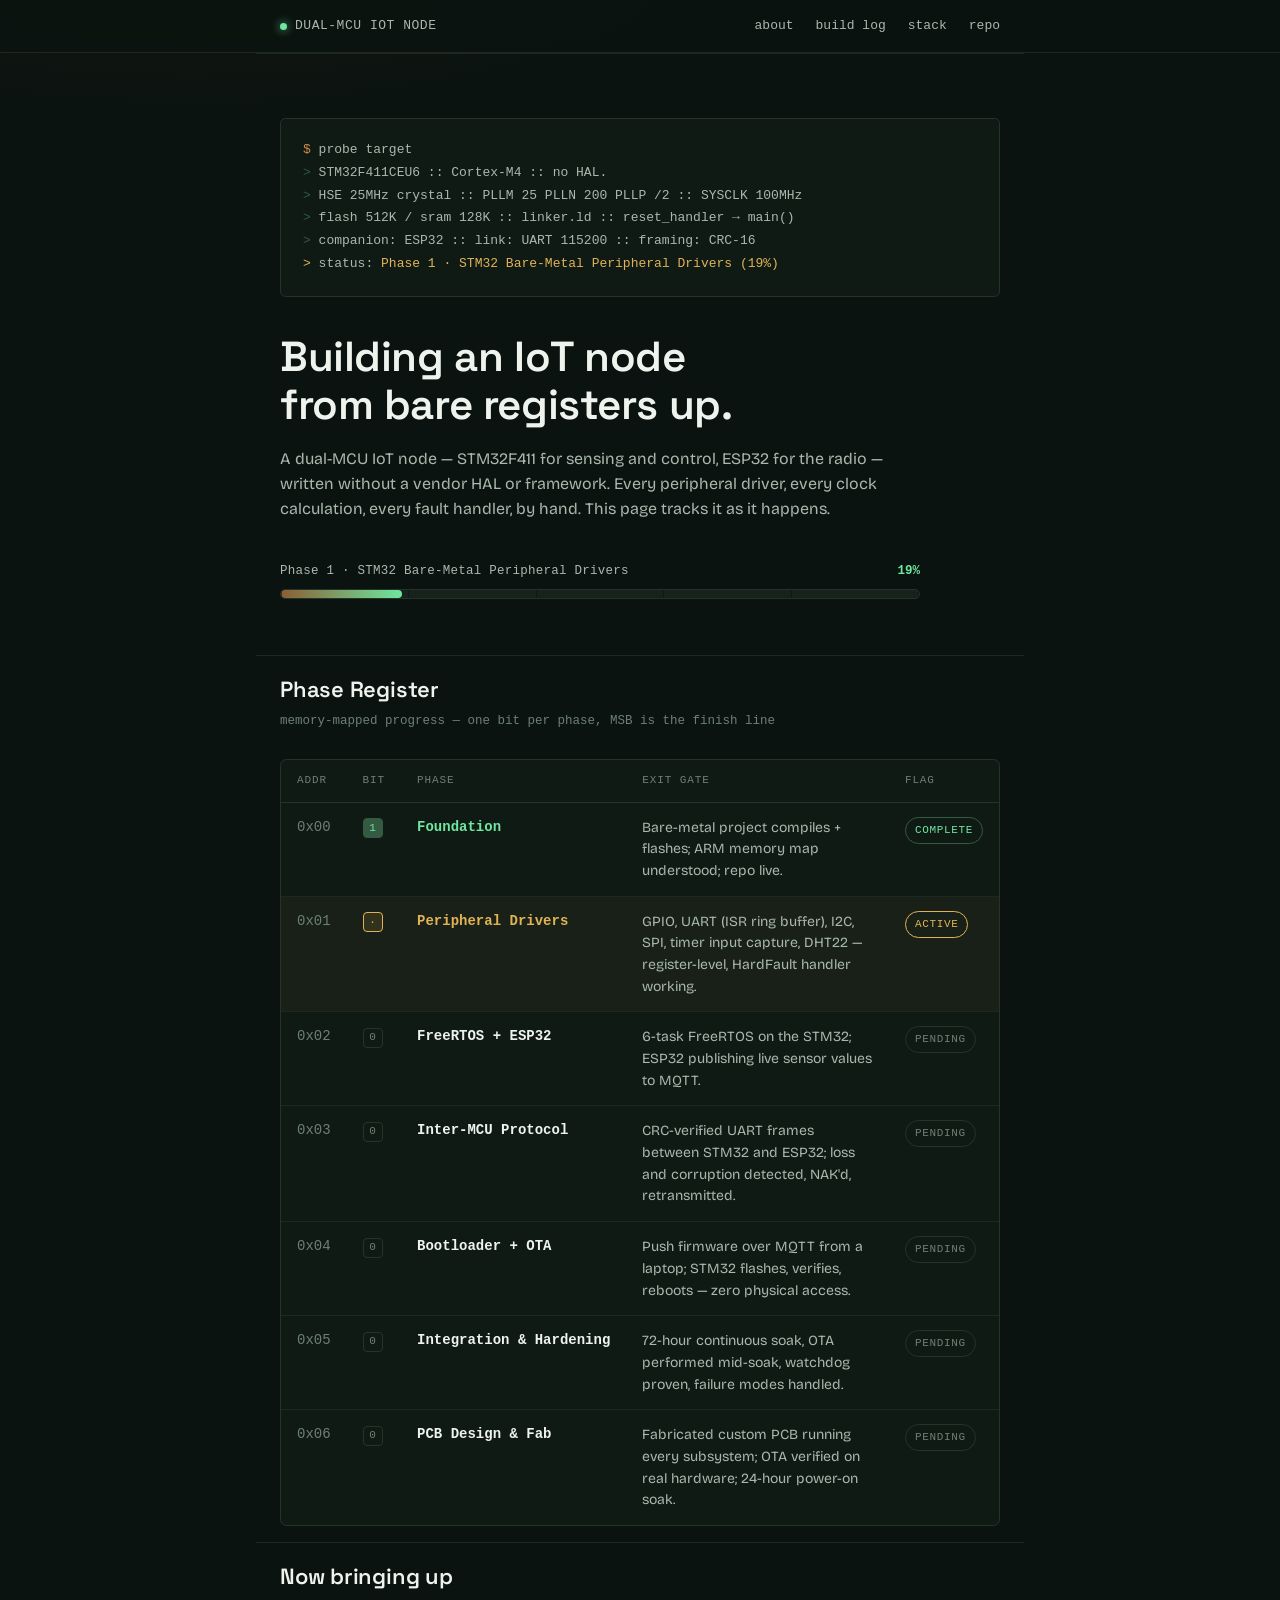
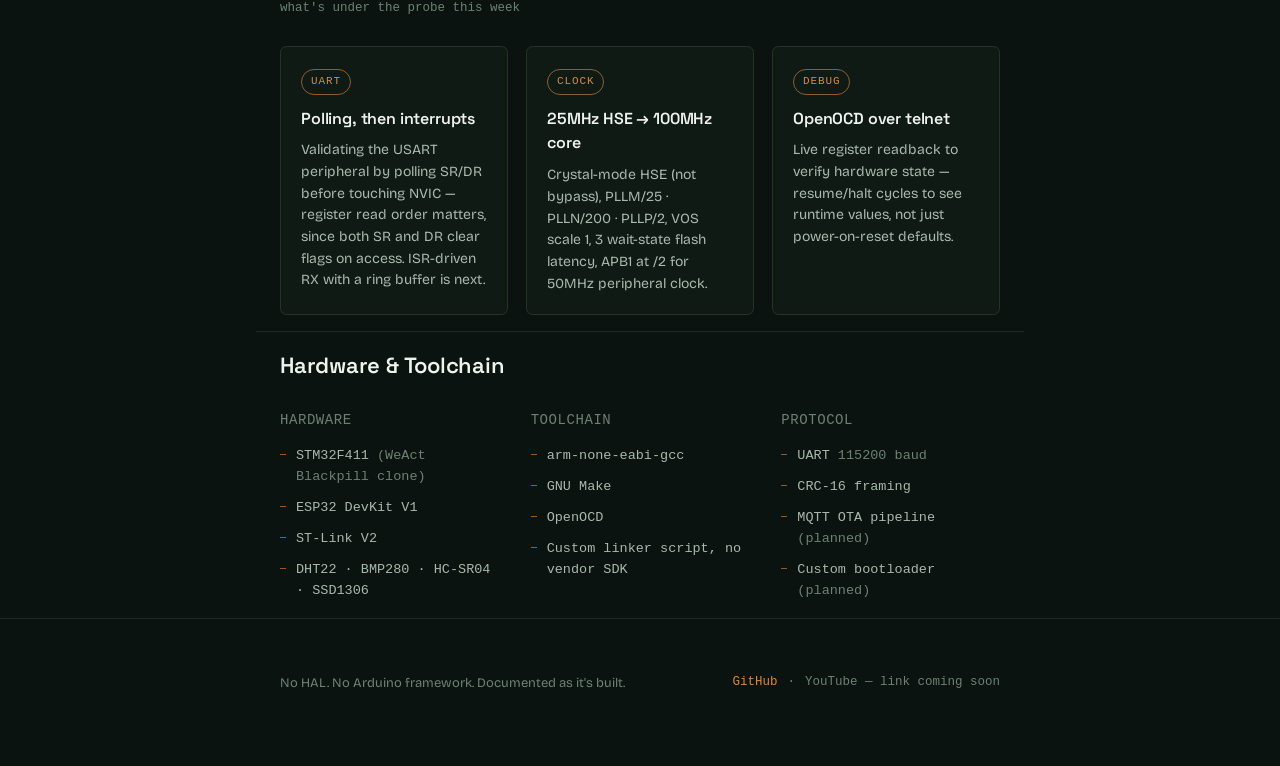
<file: docs/index.html>
<!doctype html>
<html lang="en">

<head>
    <meta charset="UTF-8" />
    <meta name="viewport" content="width=device-width, initial-scale=1.0" />
    <title>Dual-MCU IoT Node — Build Log</title>
    <meta name="description"
        content="Bare-metal STM32 + ESP32 dual-MCU IoT node. Register-level drivers, no HAL. Live build progress." />
    <link rel="icon" href="data:," />
    <link rel="preconnect" href="https://fonts.googleapis.com" />
    <link rel="preconnect" href="https://fonts.gstatic.com" crossorigin />
    <link
        href="https://fonts.googleapis.com/css2?family=Space+Grotesk:wght@400;500;600;700&family=JetBrains+Mono:wght@400;500;600&family=Bricolage+Grotesque:wght@400;500;600;700&display=swap"
        rel="stylesheet" />

    <link rel="stylesheet" href="style.css" />
</head>

<body>
    <!-- ============================================================
       PROGRESS BAR — edit this block to update overall progress.
       - data-percent : integer 0-100, the fill amount
       - data-label    : short text shown above the bar
       No build step needed — just change these two attributes.
  ============================================================= -->
    <div id="progress-data" data-percent="19" data-label="Phase 1 · STM32 Bare-Metal Peripheral Drivers" hidden></div>

    <header class="site-header">
        <div class="wrap header-row">
            <span class="brand">
                <span class="brand-dot" aria-hidden="true"></span>
                DUAL&#8209;MCU&nbsp;IOT&nbsp;NODE
            </span>
            <nav class="header-links">
                <a href="about.html" rel="noopener">about</a>
                <a href="#log">build&nbsp;log</a>
                <a href="#stack">stack</a>
                <a href="https://github.com/brainrot-fr" target="_blank" rel="noopener">repo</a>
            </nav>
        </div>
    </header>

    <main>
        <!-- ============================== HERO ============================== -->
        <section class="hero wrap">
            <pre class="console" aria-label="boot console output"><code><span class="console-prompt">$</span> probe target
<span class="console-ok">&gt;</span> STM32F411CEU6 :: Cortex-M4 :: no HAL.
<span class="console-ok">&gt;</span> HSE 25MHz crystal :: PLLM 25 PLLN 200 PLLP /2 :: SYSCLK 100MHz
<span class="console-ok">&gt;</span> flash 512K / sram 128K :: linker.ld :: reset_handler → main()
<span class="console-ok">&gt;</span> companion: ESP32 :: link: UART 115200 :: framing: CRC&#8209;16
<span class="console-wait">&gt;</span> status: <span id="hero-phase">loading…</span></code></pre>

            <h1>Building an IoT node from bare registers up.</h1>
            <p class="lede">
                A dual-MCU IoT node — STM32F411 for sensing and control, ESP32 for the
                radio — written without a vendor HAL or framework. Every peripheral
                driver, every clock calculation, every fault handler, by hand. This
                page tracks it as it happens.
            </p>

            <div class="progress-block">
                <div class="progress-meta">
                    <span id="progress-label" class="progress-phase-label"></span>
                    <span id="progress-percent" class="progress-percent-label"></span>
                </div>
                <div class="progress-track" role="progressbar" aria-label="Overall project progress" aria-valuemin="0"
                    aria-valuemax="100" id="progress-track">
                    <div class="progress-fill" id="progress-fill"></div>
                    <div class="progress-ticks" aria-hidden="true">
                        <span></span><span></span><span></span><span></span><span></span><span></span>
                    </div>
                </div>
            </div>
        </section>

        <!-- ============================== REGISTER MAP / PHASES ============================== -->
        <!--
      Each row below is one project phase.
      To update: change the value inside data-status on the <tr>.
        data-status="complete" | "active" | "pending"
      The bit indicator and row styling update automatically — no CSS edits needed.
    -->
        <section class="phases wrap" id="log">
            <div class="section-heading">
                <h2>Phase Register</h2>
                <p class="section-sub">
                    memory-mapped progress — one bit per phase, MSB is the finish line
                </p>
            </div>

            <div class="register-table-wrap">
                <table class="register-table">
                    <thead>
                        <tr>
                            <th class="col-addr">addr</th>
                            <th class="col-bit">bit</th>
                            <th class="col-name">phase</th>
                            <th class="col-desc">exit gate</th>
                            <th class="col-flag">flag</th>
                        </tr>
                    </thead>
                    <tbody>
                        <tr data-status="complete">
                            <td class="col-addr">0x00</td>
                            <td class="col-bit"><span class="bit">1</span></td>
                            <td class="col-name">Foundation</td>
                            <td class="col-desc">
                                Bare-metal project compiles + flashes; ARM memory map
                                understood; repo live.
                            </td>
                            <td class="col-flag">
                                <span class="flag-pill">COMPLETE</span>
                            </td>
                        </tr>

                        <tr data-status="active">
                            <td class="col-addr">0x01</td>
                            <td class="col-bit"><span class="bit">·</span></td>
                            <td class="col-name">Peripheral Drivers</td>
                            <td class="col-desc">
                                GPIO, UART (ISR ring buffer), I2C, SPI, timer input capture,
                                DHT22 — register-level, HardFault handler working.
                            </td>
                            <td class="col-flag"><span class="flag-pill">ACTIVE</span></td>
                        </tr>

                        <tr data-status="pending">
                            <td class="col-addr">0x02</td>
                            <td class="col-bit"><span class="bit">0</span></td>
                            <td class="col-name">FreeRTOS + ESP32</td>
                            <td class="col-desc">
                                6-task FreeRTOS on the STM32; ESP32 publishing live sensor
                                values to MQTT.
                            </td>
                            <td class="col-flag"><span class="flag-pill">PENDING</span></td>
                        </tr>

                        <tr data-status="pending">
                            <td class="col-addr">0x03</td>
                            <td class="col-bit"><span class="bit">0</span></td>
                            <td class="col-name">Inter-MCU Protocol</td>
                            <td class="col-desc">
                                CRC-verified UART frames between STM32 and ESP32; loss and
                                corruption detected, NAK'd, retransmitted.
                            </td>
                            <td class="col-flag"><span class="flag-pill">PENDING</span></td>
                        </tr>

                        <tr data-status="pending">
                            <td class="col-addr">0x04</td>
                            <td class="col-bit"><span class="bit">0</span></td>
                            <td class="col-name">Bootloader + OTA</td>
                            <td class="col-desc">
                                Push firmware over MQTT from a laptop; STM32 flashes,
                                verifies, reboots — zero physical access.
                            </td>
                            <td class="col-flag"><span class="flag-pill">PENDING</span></td>
                        </tr>

                        <tr data-status="pending">
                            <td class="col-addr">0x05</td>
                            <td class="col-bit"><span class="bit">0</span></td>
                            <td class="col-name">Integration &amp; Hardening</td>
                            <td class="col-desc">
                                72-hour continuous soak, OTA performed mid-soak, watchdog
                                proven, failure modes handled.
                            </td>
                            <td class="col-flag"><span class="flag-pill">PENDING</span></td>
                        </tr>

                        <tr data-status="pending">
                            <td class="col-addr">0x06</td>
                            <td class="col-bit"><span class="bit">0</span></td>
                            <td class="col-name">PCB Design &amp; Fab</td>
                            <td class="col-desc">
                                Fabricated custom PCB running every subsystem; OTA verified on
                                real hardware; 24-hour power-on soak.
                            </td>
                            <td class="col-flag"><span class="flag-pill">PENDING</span></td>
                        </tr>
                    </tbody>
                </table>
            </div>
        </section>

        <!-- ============================== NOW BUILDING ============================== -->
        <section class="now wrap">
            <div class="section-heading">
                <h2>Now bringing up</h2>
                <p class="section-sub">what's under the probe this week</p>
            </div>
            <div class="now-grid">
                <div class="now-card">
                    <span class="now-tag">UART</span>
                    <h3>Polling, then interrupts</h3>
                    <p>
                        Validating the USART peripheral by polling SR/DR before touching
                        NVIC — register read order matters, since both SR and DR clear
                        flags on access. ISR-driven RX with a ring buffer is next.
                    </p>
                </div>
                <div class="now-card">
                    <span class="now-tag">CLOCK</span>
                    <h3>25MHz HSE → 100MHz core</h3>
                    <p>
                        Crystal-mode HSE (not bypass), PLLM/25 · PLLN/200 · PLLP/2, VOS
                        scale 1, 3 wait-state flash latency, APB1 at /2 for 50MHz
                        peripheral clock.
                    </p>
                </div>
                <div class="now-card">
                    <span class="now-tag">DEBUG</span>
                    <h3>OpenOCD over telnet</h3>
                    <p>
                        Live register readback to verify hardware state — resume/halt
                        cycles to see runtime values, not just power-on-reset defaults.
                    </p>
                </div>
            </div>
        </section>

        <!-- ============================== STACK ============================== -->
        <section class="stack wrap" id="stack">
            <div class="section-heading">
                <h2>Hardware &amp; Toolchain</h2>
            </div>
            <div class="stack-grid">
                <div class="stack-col">
                    <h3>Hardware</h3>
                    <ul class="stack-list">
                        <li>
                            STM32F411 <span class="dim">(WeAct Blackpill clone)</span>
                        </li>
                        <li>ESP32 DevKit V1</li>
                        <li>ST-Link V2</li>
                        <li>DHT22 · BMP280 · HC-SR04 · SSD1306</li>
                    </ul>
                </div>
                <div class="stack-col">
                    <h3>Toolchain</h3>
                    <ul class="stack-list">
                        <li>arm-none-eabi-gcc</li>
                        <li>GNU Make</li>
                        <li>OpenOCD</li>
                        <li>Custom linker script, no vendor SDK</li>
                    </ul>
                </div>
                <div class="stack-col">
                    <h3>Protocol</h3>
                    <ul class="stack-list">
                        <li>UART <span class="dim">115200 baud</span></li>
                        <li>CRC-16 framing</li>
                        <li>MQTT OTA pipeline <span class="dim">(planned)</span></li>
                        <li>Custom bootloader <span class="dim">(planned)</span></li>
                    </ul>
                </div>
            </div>
        </section>
    </main>

    <footer class="site-footer">
        <div class="wrap footer-row">
            <p>No HAL. No Arduino framework. Documented as it's built.</p>
            <div class="footer-links">
                <a href="https://github.com/brainrot-fr" target="_blank" rel="noopener">GitHub</a>
                <span class="dim">·</span>
                <span class="dim">YouTube — link coming soon</span>
            </div>
        </div>
    </footer>

    <script src="script.js"></script>
</body>

</html>
</file>
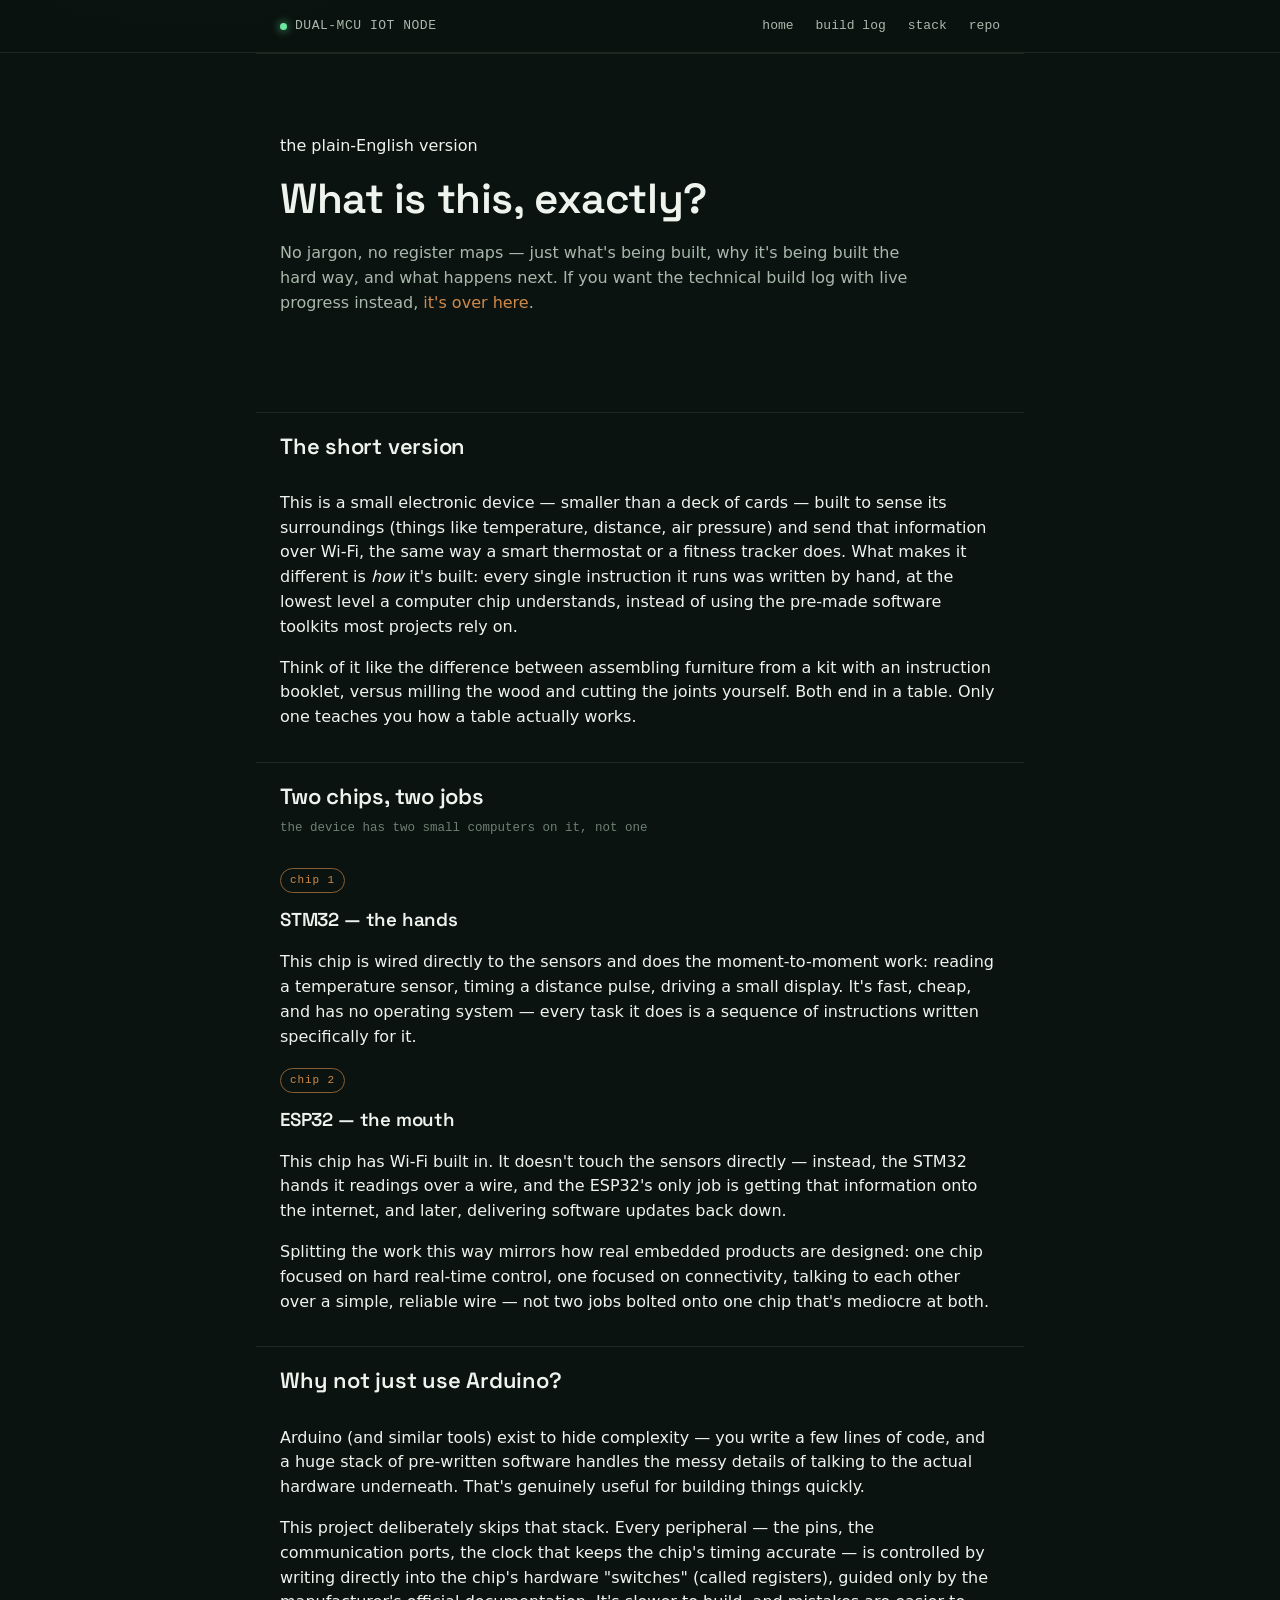
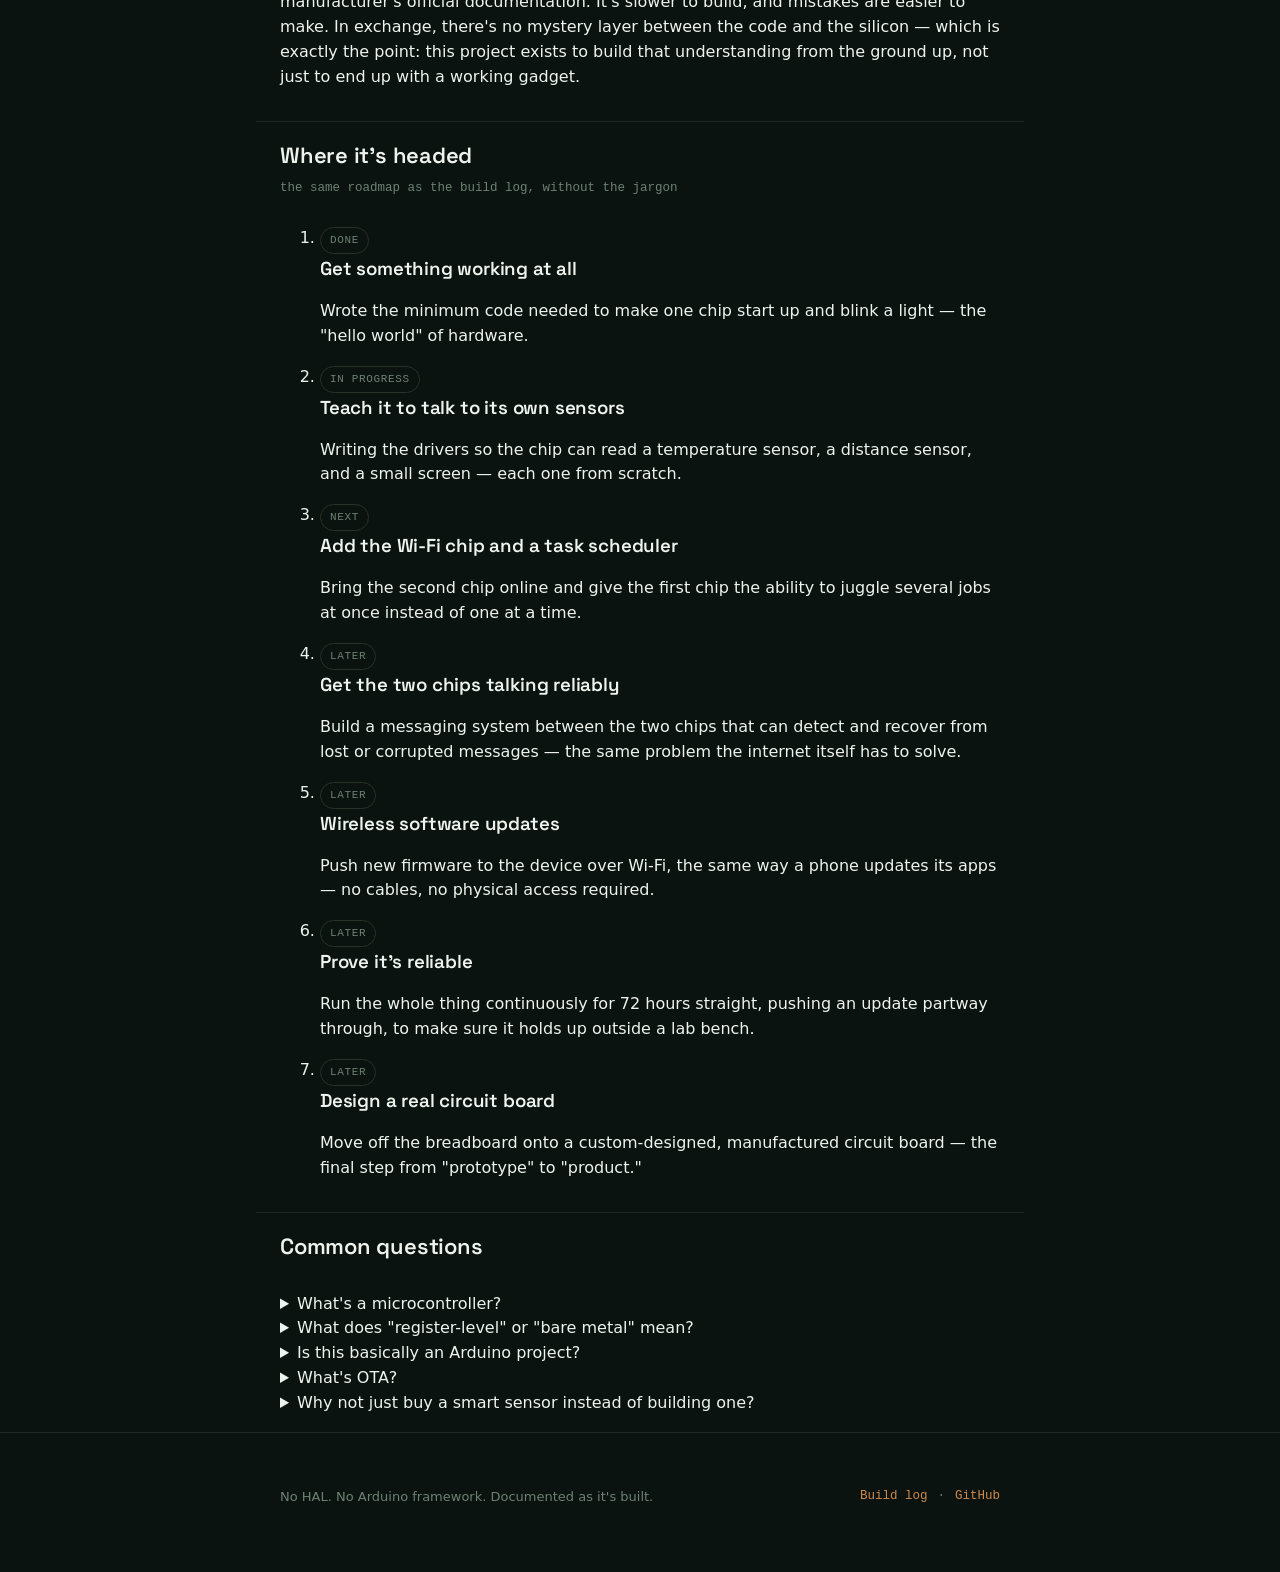
<file: docs/about.html>
<!doctype html>
<html lang="en">
  <head>
    <meta charset="UTF-8" />
    <meta name="viewport" content="width=device-width, initial-scale=1.0" />
    <title>What is this, exactly? — Dual-MCU IoT Node</title>
    <meta
      name="description"
      content="A plain-English explanation of the Dual-MCU IoT Node project: what it is, why it's built this way, and how the pieces fit together."
    />
    <link rel="icon" href="data:," />
    <link rel="preconnect" href="https://fonts.googleapis.com" />
    <link rel="preconnect" href="https://fonts.gstatic.com" crossorigin />
    <link
      href="https://fonts.googleapis.com/css2?family=Space+Grotesk:wght@400;500;600;700&family=JetBrains+Mono:wght@400;500;600&display=swap"
      rel="stylesheet"
    />
    <link rel="stylesheet" href="style.css" />
  </head>
  <body>
    <header class="site-header">
      <div class="wrap header-row">
        <span class="brand">
          <span class="brand-dot" aria-hidden="true"></span>
          DUAL&#8209;MCU&nbsp;IOT&nbsp;NODE
        </span>
        <nav class="header-links">
          <a href="index.html">home</a>
          <a href="index.html#log">build&nbsp;log</a>
          <a href="index.html#stack">stack</a>
          <a href="https://github.com/brainrot-fr" target="_blank" rel="noopener">repo</a>
        </nav>
      </div>
    </header>

    <main>
      <!-- ============================== STORY HERO ============================== -->
      <section class="hero wrap story-hero">
        <p class="eyebrow">the plain-English version</p>
        <h1>What is this, exactly?</h1>
        <p class="lede">
          No jargon, no register maps — just what's being built, why it's being
          built the hard way, and what happens next. If you want the technical
          build log with live progress instead,
          <a href="index.html">it's over here</a>.
        </p>
      </section>

      <!-- ============================== THE PITCH ============================== -->
      <section class="story wrap">
        <div class="section-heading">
          <h2>The short version</h2>
        </div>
        <p class="story-p">
          This is a small electronic device — smaller than a deck of cards —
          built to sense its surroundings (things like temperature, distance,
          air pressure) and send that information over Wi-Fi, the same way a
          smart thermostat or a fitness tracker does. What makes it different is
          <em>how</em> it's built: every single instruction it runs was written
          by hand, at the lowest level a computer chip understands, instead of
          using the pre-made software toolkits most projects rely on.
        </p>
        <p class="story-p">
          Think of it like the difference between assembling furniture from a
          kit with an instruction booklet, versus milling the wood and cutting
          the joints yourself. Both end in a table. Only one teaches you how a
          table actually works.
        </p>
      </section>

      <!-- ============================== TWO BRAINS ============================== -->
      <section class="story wrap">
        <div class="section-heading">
          <h2>Two chips, two jobs</h2>
          <p class="section-sub">
            the device has two small computers on it, not one
          </p>
        </div>

        <div class="two-col">
          <div class="chip-card">
            <span class="now-tag">chip 1</span>
            <h3>STM32 — the hands</h3>
            <p>
              This chip is wired directly to the sensors and does the
              moment-to-moment work: reading a temperature sensor, timing a
              distance pulse, driving a small display. It's fast, cheap, and has
              no operating system — every task it does is a sequence of
              instructions written specifically for it.
            </p>
          </div>
          <div class="chip-card">
            <span class="now-tag">chip 2</span>
            <h3>ESP32 — the mouth</h3>
            <p>
              This chip has Wi-Fi built in. It doesn't touch the sensors
              directly — instead, the STM32 hands it readings over a wire, and
              the ESP32's only job is getting that information onto the
              internet, and later, delivering software updates back down.
            </p>
          </div>
        </div>

        <p class="story-p">
          Splitting the work this way mirrors how real embedded products are
          designed: one chip focused on hard real-time control, one focused on
          connectivity, talking to each other over a simple, reliable wire — not
          two jobs bolted onto one chip that's mediocre at both.
        </p>
      </section>

      <!-- ============================== WHY THE HARD WAY ============================== -->
      <section class="story wrap">
        <div class="section-heading">
          <h2>Why not just use Arduino?</h2>
        </div>
        <p class="story-p">
          Arduino (and similar tools) exist to hide complexity — you write a few
          lines of code, and a huge stack of pre-written software handles the
          messy details of talking to the actual hardware underneath. That's
          genuinely useful for building things quickly.
        </p>
        <p class="story-p">
          This project deliberately skips that stack. Every peripheral — the
          pins, the communication ports, the clock that keeps the chip's timing
          accurate — is controlled by writing directly into the chip's hardware
          "switches" (called registers), guided only by the manufacturer's
          official documentation. It's slower to build, and mistakes are easier
          to make. In exchange, there's no mystery layer between the code and
          the silicon — which is exactly the point: this project exists to build
          that understanding from the ground up, not just to end up with a
          working gadget.
        </p>
      </section>

      <!-- ============================== TIMELINE (plain english) ============================== -->
      <section class="story wrap">
        <div class="section-heading">
          <h2>Where it's headed</h2>
          <p class="section-sub">
            the same roadmap as the build log, without the jargon
          </p>
        </div>

        <ol class="plain-timeline">
          <li class="timeline-item" data-status="complete">
            <div class="timeline-status">
              <span class="flag-pill">DONE</span>
            </div>
            <div class="timeline-body">
              <h3>Get something working at all</h3>
              <p>
                Wrote the minimum code needed to make one chip start up and
                blink a light — the "hello world" of hardware.
              </p>
            </div>
          </li>
          <li class="timeline-item" data-status="active">
            <div class="timeline-status">
              <span class="flag-pill">IN PROGRESS</span>
            </div>
            <div class="timeline-body">
              <h3>Teach it to talk to its own sensors</h3>
              <p>
                Writing the drivers so the chip can read a temperature sensor, a
                distance sensor, and a small screen — each one from scratch.
              </p>
            </div>
          </li>
          <li class="timeline-item" data-status="pending">
            <div class="timeline-status">
              <span class="flag-pill">NEXT</span>
            </div>
            <div class="timeline-body">
              <h3>Add the Wi-Fi chip and a task scheduler</h3>
              <p>
                Bring the second chip online and give the first chip the ability
                to juggle several jobs at once instead of one at a time.
              </p>
            </div>
          </li>
          <li class="timeline-item" data-status="pending">
            <div class="timeline-status">
              <span class="flag-pill">LATER</span>
            </div>
            <div class="timeline-body">
              <h3>Get the two chips talking reliably</h3>
              <p>
                Build a messaging system between the two chips that can detect
                and recover from lost or corrupted messages — the same problem
                the internet itself has to solve.
              </p>
            </div>
          </li>
          <li class="timeline-item" data-status="pending">
            <div class="timeline-status">
              <span class="flag-pill">LATER</span>
            </div>
            <div class="timeline-body">
              <h3>Wireless software updates</h3>
              <p>
                Push new firmware to the device over Wi-Fi, the same way a phone
                updates its apps — no cables, no physical access required.
              </p>
            </div>
          </li>
          <li class="timeline-item" data-status="pending">
            <div class="timeline-status">
              <span class="flag-pill">LATER</span>
            </div>
            <div class="timeline-body">
              <h3>Prove it's reliable</h3>
              <p>
                Run the whole thing continuously for 72 hours straight, pushing
                an update partway through, to make sure it holds up outside a
                lab bench.
              </p>
            </div>
          </li>
          <li class="timeline-item" data-status="pending">
            <div class="timeline-status">
              <span class="flag-pill">LATER</span>
            </div>
            <div class="timeline-body">
              <h3>Design a real circuit board</h3>
              <p>
                Move off the breadboard onto a custom-designed, manufactured
                circuit board — the final step from "prototype" to "product."
              </p>
            </div>
          </li>
        </ol>
      </section>

      <!-- ============================== FAQ ============================== -->
      <section class="story wrap">
        <div class="section-heading">
          <h2>Common questions</h2>
        </div>

        <div class="faq-list">
          <details class="faq-item">
            <summary>What's a microcontroller?</summary>
            <p>
              A tiny, self-contained computer on a single chip — a processor,
              some memory, and the wiring to control other hardware, all in one
              package. It's what runs inside a microwave, a car's dashboard, or
              a smart thermostat. No screen, no operating system, no mouse — it
              just runs one program, forever, until it's powered off.
            </p>
          </details>
          <details class="faq-item">
            <summary>What does "register-level" or "bare metal" mean?</summary>
            <p>
              A chip's hardware features are controlled through specific memory
              addresses called registers — flipping a particular bit at a
              particular address might turn on a pin, or start a timer.
              "Register-level" or "bare metal" programming means controlling the
              chip directly this way, rather than through a software library
              that does it for you.
            </p>
          </details>
          <details class="faq-item">
            <summary>Is this basically an Arduino project?</summary>
            <p>
              It runs on similar chips, but it doesn't use the Arduino software
              or its libraries. Everything — startup code, the compiler
              settings, the memory layout, every driver — is written and
              controlled directly, which is the entire point of the project.
            </p>
          </details>
          <details class="faq-item">
            <summary>What's OTA?</summary>
            <p>
              Short for "over-the-air" — updating a device's software wirelessly
              instead of plugging it into a computer. It's how a phone or a
              smart speaker gets new software. Building this for a bare-metal
              device is a genuinely hard, industry-relevant problem, which is
              why it's a planned phase here.
            </p>
          </details>
          <details class="faq-item">
            <summary>
              Why not just buy a smart sensor instead of building one?
            </summary>
            <p>
              Because the point isn't the sensor readings — it's understanding,
              first-hand, everything a commercial smart device is quietly doing
              underneath: clock configuration, interrupt handling, communication
              protocols, safe firmware updates. The finished device is a side
              effect of that learning process.
            </p>
          </details>
        </div>
      </section>
    </main>

    <footer class="site-footer">
      <div class="wrap footer-row">
        <p>No HAL. No Arduino framework. Documented as it's built.</p>
        <div class="footer-links">
          <a href="index.html">Build log</a>
          <span class="dim">·</span>
          <a
            href="https://github.com/brainrot-fr"
            target="_blank"
            rel="noopener"
            >GitHub</a
          >
        </div>
      </div>
    </footer>
  </body>
</html>
</file>
<file: docs/style.css>
/* =========================================================================
   Dual-MCU IoT Node — build log
   Design: matte soldermask surface, copper accent, silkscreen-white text,
   a status LED green reserved for "complete / active" states only.
   ========================================================================= */

:root {
  --bg: #0b1310;
  --surface: #101a15;
  --surface-2: #16221b;
  --line: #253328;
  --line-soft: #1c2820;

  --text: #eef3ee;
  --text-dim: #a9b8ad;
  --text-faint: #6d8074;

  --copper: #cf8a4a;
  --copper-soft: #8a5e35;
  --led: #6ee7a0;
  --led-dim: #345b41;
  --amber: #e0b355;

  --font-display: "Readex Pro", "Space Grotesk", system-ui, sans-serif;
  --font-body: "Bricolage Grotesque", system-ui, -apple-system, "Segoe UI", sans-serif;
  --font-mono: "IBM Plex Mono", "SF Mono", "JetBrains Mono Nerd", ui-monospace, Menlo, monospace;

  --radius: 0.4em;
  --wrap: 60vw;
}

* { box-sizing: border-box; }

html {
  scroll-behavior: smooth;
}

body {
  margin: 0;
  background:
    radial-gradient(1200px 600px at 15% -10%, rgba(207, 138, 74, 0.06), transparent 60%),
    var(--bg);
  color: var(--text);
  font-family: var(--font-body);
  line-height: 1.55;
  -webkit-font-smoothing: antialiased;
}

.wrap {
  max-width: var(--wrap);
  margin: 0 auto;
  padding: 1em 24px;
}

a { color: var(--copper); text-decoration: none; }
a:hover { text-decoration: underline; text-underline-offset: 3px; }
a:focus-visible,
button:focus-visible {
  outline: 2px solid var(--led);
  outline-offset: 3px;
}

.dim { color: var(--text-faint); }

h1, h2, h3 {
  font-family: var(--font-display);
  font-weight: 600;
  letter-spacing: -0.01em;
  margin: 0;
  color: var(--text);
}

/* ---------------------------------------------------------------- header */

.site-header {
  border-bottom: 1px solid var(--line-soft);
  background: rgba(11, 19, 16, 0.85);
  backdrop-filter: blur(6px);
  position: sticky;
  top: 0;
  z-index: 10;
}

.header-row {
  display: flex;
  align-items: center;
  justify-content: space-between;
  padding-top: 16px;
  padding-bottom: 16px;
}

.brand {
  font-family: var(--font-mono);
  font-size: 13px;
  letter-spacing: 0.04em;
  color: var(--text-dim);
  display: inline-flex;
  align-items: center;
  gap: 8px;
}

.brand-dot {
  width: 7px;
  height: 7px;
  border-radius: 50%;
  background: var(--led);
  box-shadow: 0 0 8px 1px rgba(110, 231, 160, 0.55);
  flex: none;
}

.header-links {
  display: flex;
  gap: 22px;
  font-family: var(--font-mono);
  font-size: 13px;
}

.header-links a {
  color: var(--text-dim);
}
.header-links a:hover { color: var(--copper); }

/* ------------------------------------------------------------------ hero */

.hero {
  padding: 64px 24px 56px;
}

.console {
  background: var(--surface);
  border: 1px solid var(--line);
  border-radius: var(--radius);
  padding: 20px 22px;
  font-family: var(--font-mono);
  font-size: 13px;
  line-height: 1.75;
  color: var(--text-dim);
  overflow-x: auto;
  margin: 0 0 36px;
}

.console-prompt { color: var(--copper); }
.console-ok { color: var(--led-dim); }
.console-wait { color: var(--amber); }
#hero-phase { color: var(--amber); }

h1 {
  font-size: clamp(28px, 4vw, 42px);
  line-height: 1.15;
  max-width: 18ch;
  margin-bottom: 18px;
}

.lede {
  max-width: 62ch;
  color: var(--text-dim);
  font-size: 16px;
  margin: 0 0 40px;
}

/* -------------------------------------------------------- progress bar */

.progress-block {
  max-width: 640px;
}

.progress-meta {
  display: flex;
  align-items: baseline;
  justify-content: space-between;
  font-family: var(--font-mono);
  font-size: 12.5px;
  color: var(--text-dim);
  margin-bottom: 8px;
}

.progress-phase-label {
  letter-spacing: 0.02em;
}

.progress-percent-label {
  color: var(--led);
  font-weight: 600;
}

.progress-track {
  position: relative;
  height: 10px;
  background: var(--surface-2);
  border: 1px solid var(--line);
  border-radius: 999px;
  overflow: hidden;
}

.progress-fill {
  position: absolute;
  inset: 0 auto 0 0;
  width: 0%;
  background: linear-gradient(90deg, var(--copper-soft), var(--led));
  border-radius: 999px;
  transition: width 2000ms ease-in-out;
}

.progress-ticks {
  position: absolute;
  inset: 0;
  display: flex;
  justify-content: space-between;
  pointer-events: none;
}

.progress-ticks span {
  width: 1px;
  height: 100%;
  background: rgba(11, 19, 16, 0.55);
}

/* --------------------------------------------------------- section head */

.section-heading {
  margin-bottom: 28px;
}

.section-heading h2 {
  font-size: 22px;
}

.section-sub {
  font-family: var(--font-mono);
  font-size: 12.5px;
  color: var(--text-faint);
  margin: 6px 0 0;
}

section {
  padding: 56px 24px;
  border-top: 1px solid var(--line-soft);
}

/* --------------------------------------------------------- phase table */

.register-table-wrap {
  overflow-x: auto;
  border: 1px solid var(--line);
  border-radius: var(--radius);
  background: var(--surface);
}

.register-table {
  width: 100%;
  border-collapse: collapse;
  font-size: 14px;
  min-width: 640px;
}

.register-table thead th {
  text-align: left;
  font-family: var(--font-mono);
  font-size: 11px;
  letter-spacing: 0.08em;
  text-transform: uppercase;
  color: var(--text-faint);
  font-weight: 500;
  padding: 12px 16px;
  border-bottom: 1px solid var(--line);
}

.register-table tbody td {
  padding: 14px 16px;
  border-bottom: 1px solid var(--line-soft);
  vertical-align: top;
}

.register-table tbody tr:last-child td {
  border-bottom: none;
}

.col-addr, .col-bit {
  font-family: var(--font-mono);
  color: var(--text-faint);
  white-space: nowrap;
}

.col-name {
  font-family: var(--font-mono);
  font-weight: 600;
  color: var(--text);
  white-space: nowrap;
}

.col-desc {
  color: var(--text-dim);
  max-width: 46ch;
}

.bit {
  display: inline-flex;
  align-items: center;
  justify-content: center;
  width: 20px;
  height: 20px;
  border-radius: 4px;
  border: 1px solid var(--line);
  font-family: var(--font-mono);
  font-size: 11px;
  color: var(--text-faint);
}

.flag-pill {
  display: inline-block;
  font-family: var(--font-mono);
  font-size: 11px;
  letter-spacing: 0.06em;
  padding: 4px 9px;
  border-radius: 999px;
  border: 1px solid var(--line);
  color: var(--text-faint);
  white-space: nowrap;
}

/* status-driven styling: edit data-status on the <tr>, everything below follows */

tr[data-status="complete"] .bit {
  background: var(--led-dim);
  border-color: var(--led-dim);
  color: var(--led);
}
tr[data-status="complete"] .flag-pill {
  border-color: var(--led-dim);
  color: var(--led);
}
tr[data-status="complete"] .col-name { color: var(--led); }

tr[data-status="active"] .bit {
  background: rgba(224, 179, 85, 0.12);
  border-color: var(--amber);
  color: var(--amber);
}
tr[data-status="active"] .flag-pill {
  border-color: var(--amber);
  color: var(--amber);
}
tr[data-status="active"] { background: rgba(224, 179, 85, 0.04); }
tr[data-status="active"] .col-name { color: var(--amber); }

/* ------------------------------------------------------------- now grid */

.now-grid {
  display: grid;
  grid-template-columns: repeat(3, 1fr);
  gap: 18px;
}

.now-card {
  background: var(--surface);
  border: 1px solid var(--line);
  border-radius: var(--radius);
  padding: 20px;
}

.now-tag {
  display: inline-block;
  font-family: var(--font-mono);
  font-size: 11px;
  letter-spacing: 0.08em;
  color: var(--copper);
  border: 1px solid var(--copper-soft);
  border-radius: 999px;
  padding: 3px 9px;
  margin-bottom: 12px;
}

.now-card h3 {
  font-size: 16px;
  margin-bottom: 8px;
}

.now-card p {
  color: var(--text-dim);
  font-size: 14px;
  margin: 0;
}

/* ------------------------------------------------------------ stack grid */

.stack-grid {
  display: grid;
  grid-template-columns: repeat(3, 1fr);
  gap: 32px;
}

.stack-col h3 {
  font-size: 14px;
  font-family: var(--font-mono);
  letter-spacing: 0.04em;
  color: var(--text-faint);
  text-transform: uppercase;
  font-weight: 500;
  margin-bottom: 14px;
}

.stack-list {
  list-style: none;
  margin: 0;
  padding: 0;
  display: flex;
  flex-direction: column;
  gap: 10px;
}

.stack-list li {
  font-family: var(--font-mono);
  font-size: 13.5px;
  color: var(--text-dim);
  padding-left: 16px;
  position: relative;
}

.stack-list li::before {
  content: "";
  position: absolute;
  left: 0;
  top: 8px;
  width: 6px;
  height: 1px;
  background: var(--copper-soft);
}

/* ------------------------------------------------------------------ footer */

.site-footer {
  border-top: 1px solid var(--line-soft);
  padding: 28px 24px 48px;
}

.footer-row {
  display: flex;
  align-items: center;
  justify-content: space-between;
  flex-wrap: wrap;
  gap: 12px;
  font-size: 13px;
  color: var(--text-faint);
}

.footer-links {
  display: flex;
  align-items: center;
  gap: 10px;
  font-family: var(--font-mono);
  font-size: 12.5px;
}

/* ------------------------------------------------------------- responsive */

@media (max-width: 760px) {
  .now-grid, .stack-grid {
    grid-template-columns: 1fr;
  }
  .hero { padding-top: 44px; }
  h1 { max-width: none; }
}

/* -------------------------------------------------------- reduced motion */

@media (prefers-reduced-motion: reduce) {
  .progress-fill { transition: none; }
  html { scroll-behavior: auto; }
}
</file>
